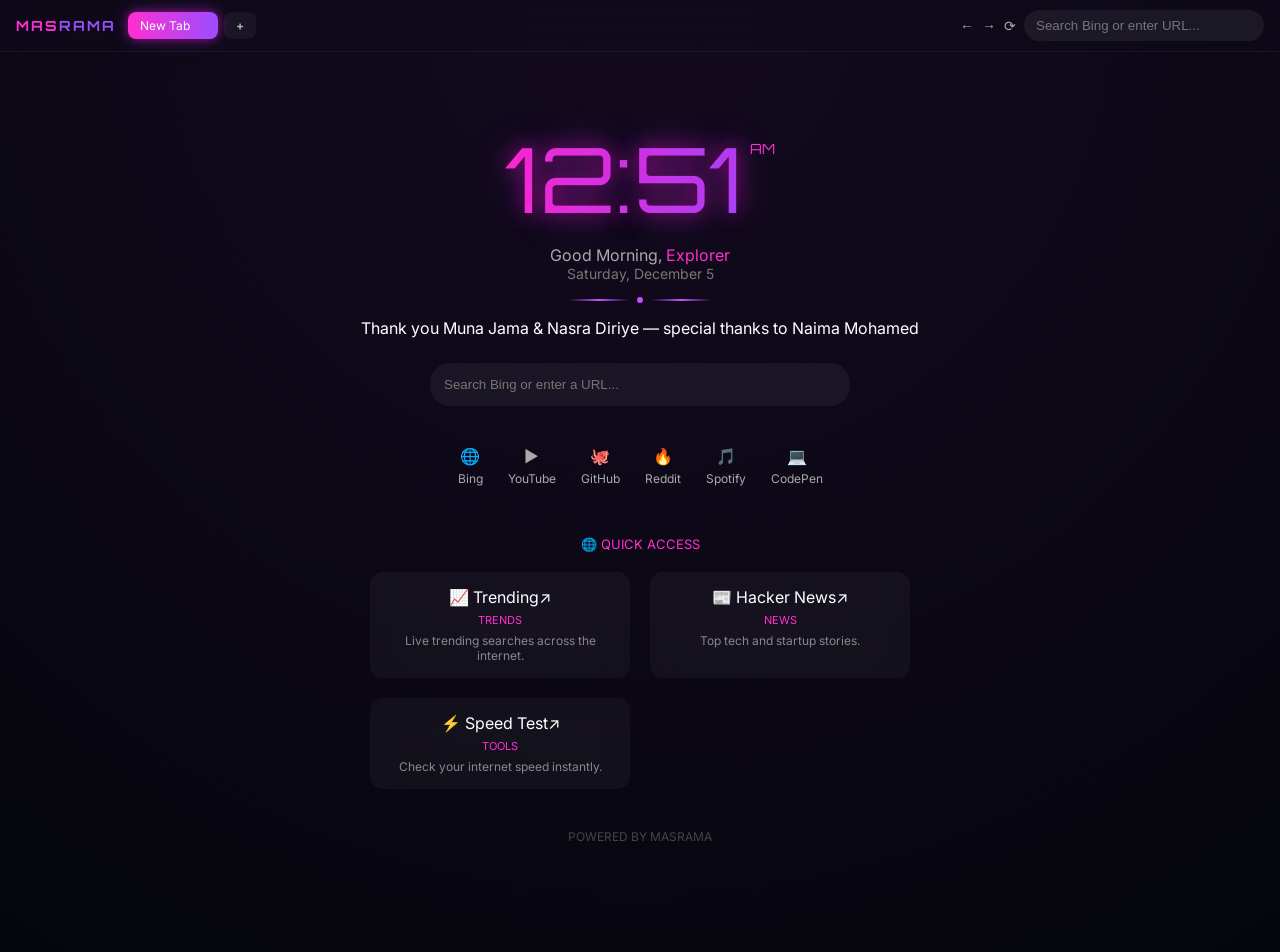
<file: index.html>
<!DOCTYPE html>
<html lang="en">
<head>
  <meta charset="UTF-8">
  <title>Masrama</title>
  <link rel="stylesheet" href="style.css">
  <link rel="icon" href="assets/logo.png">
  <link href="https://fonts.googleapis.com/css2?family=Orbitron:wght@400;700&family=Inter:wght@300;400;600&display=swap" rel="stylesheet">
</head>
<body>

<div class="app">

  <div class="topbar">
    <div class="logo" onclick="goHome()">MAS<span>RAMA</span></div>
    <div class="tabs" id="tabs"></div>
    <div class="nav">
      <button class="navBtn" onclick="history.back()">←</button>
      <button class="navBtn" onclick="history.forward()">→</button>
      <button class="navBtn" onclick="location.reload()">⟳</button>
      <input id="search" placeholder="Search Bing or enter URL..." onkeydown="if(event.key==='Enter') go('search')">
    </div>
  </div>
  
  <div id="browserView" class="browserView" style="display:none;">
    <iframe id="webFrame" 
            sandbox="allow-forms allow-scripts allow-same-origin allow-popups allow-presentation" 
            allow="autoplay; encrypted-media; fullscreen"
            src=""></iframe>
  </div>
  
  <div class="dashboard" id="dashboard">

    <div class="timeBlock">
      <div class="timeWrap">
        <div class="time" id="time"></div>
        <div class="ampm" id="ampm"></div>
      </div>
      <div class="greeting">Good Morning, <span>Explorer</span></div>
      <div class="date" id="date"></div>
      <div class="divider"><span></span><div class="dot"></div><span></span></div>
      <div class="thanks">Thank you Muna Jama & Nasra Diriye — special thanks to Naima Mohamed</div>
    </div>

    <div class="searchBox">
      <input id="centerSearch" placeholder="Search Bing or enter a URL..." onkeydown="if(event.key==='Enter') go('centerSearch')">
    </div>

    <div class="apps">
      <div class="appItem" onclick="loadSite('https://www.bing.com')">🌐<span>Bing</span></div>
      <div class="appItem" onclick="loadSite('https://www.youtube.com/embed')">▶<span>YouTube</span></div>
      <div class="appItem" onclick="loadSite('https://github.com')">🐙<span>GitHub</span></div>
      <div class="appItem" onclick="loadSite('https://www.reddit.com')">🔥<span>Reddit</span></div>
      <div class="appItem" onclick="loadSite('https://open.spotify.com/embed/playlist/37i9dQZF1DXcBWIGoYBM3M')">🎵<span>Spotify</span></div>
      <div class="appItem" onclick="loadSite('https://codepen.io')">💻<span>CodePen</span></div>
    </div>

    <div class="quick">
      <div class="quickTitle">🌐 QUICK ACCESS</div>
      <div class="cards">
        <div class="card" onclick="loadSite('https://www.bing.com/trending')">
          <div class="cardTop"><span>📈 Trending</span><span class="open">↗</span></div>
          <div class="tag">TRENDS</div>
          <p>Live trending searches across the internet.</p>
        </div>
        <div class="card" onclick="loadSite('https://news.ycombinator.com')">
          <div class="cardTop"><span>📰 Hacker News</span><span class="open">↗</span></div>
          <div class="tag">NEWS</div>
          <p>Top tech and startup stories.</p>
        </div>
        <div class="card" onclick="loadSite('https://www.speedtest.net')">
          <div class="cardTop"><span>⚡ Speed Test</span><span class="open">↗</span></div>
          <div class="tag">TOOLS</div>
          <p>Check your internet speed instantly.</p>
        </div>
      </div>
    </div>

    <div class="footer">POWERED BY MASRAMA</div>
  </div>

</div>

<script src="main.js"></script>
</body>
</html>
</file>
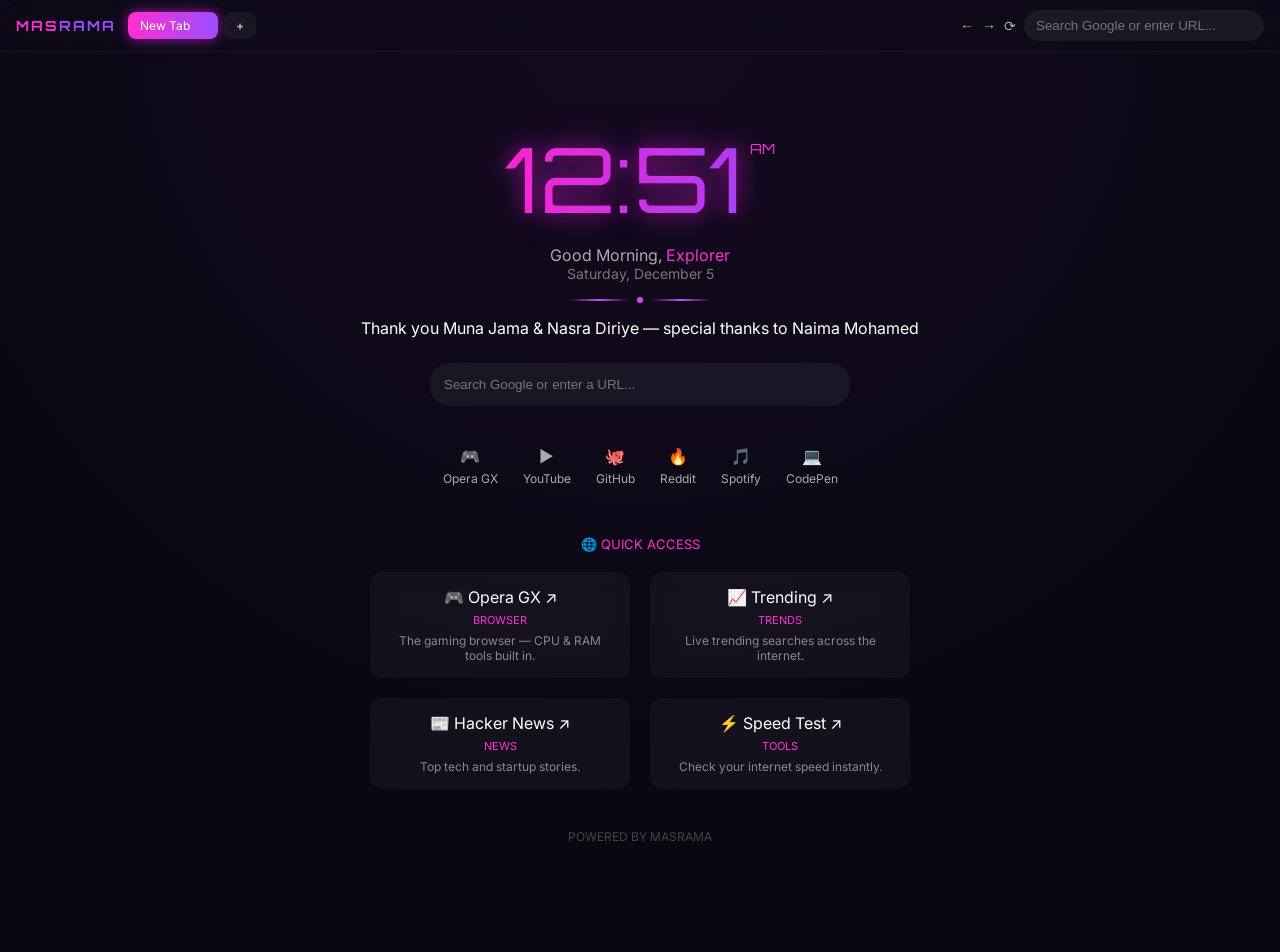
<file: index_backup.html>
<!DOCTYPE html>
<html>
<head>
  <title>Masrama</title>

  <link rel="stylesheet" href="style.css">
  <link rel="icon" href="assets/logo.png">

  <link href="https://fonts.googleapis.com/css2?family=Orbitron:wght@400;700&family=Inter:wght@300;400;600&display=swap" rel="stylesheet">
</head>

<body>

<div class="app">

  <!-- ✅ CLEAN TOP BAR -->
  <div class="topbar">

    <!-- LOGO (click = history) -->
    <div class="logo" onclick="toggleHistory()">
      MAS<span>RAMA</span>
    </div>

    <!-- TABS -->
    <div class="tabs" id="tabs"></div>

    <!-- NAV + SEARCH -->
    <div class="nav">

      <button class="navBtn">←</button>
      <button class="navBtn">→</button>
      <button class="navBtn">⟳</button>

      <input id="search" placeholder="Search Google or enter URL...">

    </div>

  </div>
  
<!-- REAL BROWSER VIEW -->
<div id="browserView" class="browserView" style="display:none;">
  <iframe id="webFrame"></iframe>
</div>
  
  <!-- DASHBOARD -->
  <div class="dashboard">

    <!-- TIME -->
    <div class="timeBlock">
     <div class="timeWrap">
  <div class="time" id="time"></div>
  <div class="ampm" id="ampm"></div>
</div>
      
      <div class="greeting">
        Good Morning, <span>Explorer</span>
      </div>

      <div class="date" id="date"></div>

      <div class="divider">
        <span></span>
        <div class="dot"></div>
        <span></span>
      </div>

      <div class="thanks">
        Thank you Muna Jama & Nasra Diriye — special thanks to Naima Mohamed
      </div>
    </div>

    <!-- CENTER SEARCH -->
    <div class="searchBox">
      <input placeholder="Search Google or enter a URL...">
    </div>

    <!-- APPS -->
    <div class="apps">
      <div class="appItem">🎮<span>Opera GX</span></div>
      <div class="appItem">▶<span>YouTube</span></div>
      <div class="appItem">🐙<span>GitHub</span></div>
      <div class="appItem">🔥<span>Reddit</span></div>
      <div class="appItem">🎵<span>Spotify</span></div>
      <div class="appItem">💻<span>CodePen</span></div>
    </div>

    <!-- QUICK ACCESS -->
    <div class="quick">
      <div class="quickTitle">🌐 QUICK ACCESS</div>

      <div class="cards">

        <div class="card">
          <div class="cardTop">
            <span>🎮 Opera GX</span>
            <span class="open">↗</span>
          </div>
          <div class="tag">BROWSER</div>
          <p>The gaming browser — CPU & RAM tools built in.</p>
        </div>

        <div class="card">
          <div class="cardTop">
            <span>📈 Trending</span>
            <span class="open">↗</span>
          </div>
          <div class="tag">TRENDS</div>
          <p>Live trending searches across the internet.</p>
        </div>

        <div class="card">
          <div class="cardTop">
            <span>📰 Hacker News</span>
            <span class="open">↗</span>
          </div>
          <div class="tag">NEWS</div>
          <p>Top tech and startup stories.</p>
        </div>

        <div class="card">
          <div class="cardTop">
            <span>⚡ Speed Test</span>
            <span class="open">↗</span>
          </div>
          <div class="tag">TOOLS</div>
          <p>Check your internet speed instantly.</p>
        </div>

      </div>
    </div>

    <div class="footer">POWERED BY MASRAMA</div>

  </div>

</div>

<script src="main.js"></script>
</body>
</html>
</file>
<file: style.css>
/* ================= RESET ================= */
* {
  margin: 0;
  padding: 0;
  box-sizing: border-box;
}

body {
  font-family: 'Inter', sans-serif;
  background: radial-gradient(circle at top, #140a1f, #05060d);
  color: #fff;
  overflow: hidden;
}

/* ================= TOP BAR ================= */
.topbar {
  display: flex;
  align-items: center;
  gap: 12px;

  padding: 10px 16px;
  background: rgba(15, 10, 25, 0.6);
  backdrop-filter: blur(14px);

  border-bottom: 1px solid rgba(255,255,255,0.05);
}

/* LOGO */
.logo {
  font-family: 'Orbitron', sans-serif;
  font-weight: 700;
  letter-spacing: 2px;
  font-size: 14px;
  cursor: pointer;
}

.logo { color: #ff2fd1; }
.logo span { color: #9b4dff; }

/* ================= TABS ================= */
.tabs {
  display: flex;
  gap: 6px;
  flex: 1;
}

.tab {
  position: relative;

  padding: 6px 12px;
  border-radius: 8px;

  background: rgba(255,255,255,0.05);
  color: #aaa;
  font-size: 12px;

  cursor: pointer;
  transition: 0.25s;
}

.tab:hover {
  color: #fff;
  background: rgba(255,255,255,0.1);
  transform: translateY(-1px);
}

/* GX ACTIVE TAB */
.tab.active {
  color: #fff;
  background: linear-gradient(90deg,#ff2fd1,#9b4dff);
  box-shadow:
    0 0 10px rgba(255,0,200,0.5),
    0 0 20px rgba(155,77,255,0.3);
}

/* CLOSE BUTTON */
.tabClose {
  margin-left: 6px;
  opacity: 0;
  font-size: 11px;
  cursor: pointer;
}

.tab:hover .tabClose {
  opacity: 1;
}

/* ADD TAB */
.tab.add {
  font-weight: bold;
}

/* ================= NAV ================= */
.nav {
  display: flex;
  align-items: center;
  gap: 8px;
}

/* NAV BUTTONS */
.navBtn {
  background: transparent;
  border: none;
  color: #aaa;
  cursor: pointer;
  font-size: 14px;
}

.navBtn:hover {
  color: #fff;
}

/* SEARCH BAR */
.nav input {
  width: 240px;
  padding: 8px 12px;

  border-radius: 20px;
  border: none;

  background: rgba(255,255,255,0.06);
  color: #fff;

  outline: none;
  transition: 0.3s;
}

.nav input:focus {
  box-shadow: 0 0 10px rgba(255,0,200,0.4);
}

/* ================= BROWSER VIEW ================= */
.browserView {
  position: fixed;
  top: 65px;
  left: 16px;
  right: 16px;
  bottom: 16px;

  border-radius: 14px;
  overflow: hidden;

  background: rgba(20,10,30,0.8);
  backdrop-filter: blur(16px);

  border: 1px solid rgba(255,255,255,0.08);

  box-shadow:
    0 0 25px rgba(255,0,200,0.15),
    inset 0 0 10px rgba(255,255,255,0.05);

  display: none;
}

#webFrame {
  width: 100%;
  height: 100%;
  border: none;
  background: #fff;
}

/* ================= DASHBOARD ================= */
.dashboard {
  text-align: center;
  padding-top: 70px;
  height: 100vh;
  overflow-y: auto;
}

/* ================= CLOCK ================= */
.timeWrap {
  display: flex;
  justify-content: center;
  align-items: flex-start;
  gap: 6px;
}

.time {
  font-family: 'Orbitron', sans-serif;
  font-size: 90px;

  background: linear-gradient(90deg,#ff2fd1,#9b4dff);
  -webkit-background-clip: text;
  -webkit-text-fill-color: transparent;

  text-shadow:
    0 0 20px rgba(255,0,200,0.6),
    0 0 40px rgba(155,77,255,0.4);
}

/* AM PM */
.ampm {
  font-family: 'Orbitron', sans-serif;
  font-size: 14px;
  color: #ff2fd1;
  margin-top: 18px;
}

/* TEXT */
.greeting {
  color: #aaa;
  margin-top: 10px;
}

.greeting span {
  color: #ff2fd1;
}

.date {
  color: #777;
  font-size: 14px;
}

/* DIVIDER */
.divider {
  display: flex;
  justify-content: center;
  align-items: center;
  gap: 8px;
  margin: 15px 0;
}

.divider span {
  width: 60px;
  height: 2px;
  background: linear-gradient(90deg,transparent,#c84dff,transparent);
}

.dot {
  width: 6px;
  height: 6px;
  background: #c84dff;
  border-radius: 50%;
}

/* ================= SEARCH ================= */
.searchBox input {
  margin-top: 25px;
  width: 420px;
  padding: 14px;

  border-radius: 20px;
  border: none;

  background: rgba(255,255,255,0.05);
  color: #fff;

  outline: none;
}

.searchBox input:focus {
  box-shadow: 0 0 12px rgba(255,0,200,0.4);
}

/* ================= APPS ================= */
.apps {
  margin-top: 40px;
  display: flex;
  justify-content: center;
  gap: 25px;
}

.appItem {
  text-align: center;
  color: #aaa;
  cursor: pointer;
  transition: 0.25s;
}

.appItem span {
  display: block;
  font-size: 12px;
  margin-top: 5px;
}

.appItem:hover {
  transform: translateY(-4px);
  color: #fff;
  text-shadow: 0 0 10px #ff2fd1;
}

/* ================= QUICK ================= */
.quick {
  margin-top: 50px;
}

.quickTitle {
  color: #ff2fd1;
  margin-bottom: 20px;
  font-size: 13px;
}

.cards {
  display: grid;
  grid-template-columns: repeat(2, 260px);
  gap: 20px;
  justify-content: center;
}

.card {
  padding: 15px;
  border-radius: 12px;

  background: rgba(255,255,255,0.04);
  backdrop-filter: blur(10px);

  transition: 0.3s;
  cursor: pointer;
}

.card:hover {
  transform: translateY(-5px) scale(1.02);
  box-shadow: 0 0 20px rgba(255,0,200,0.4);
}

.tag {
  font-size: 11px;
  color: #ff2fd1;
  margin: 6px 0;
}

.card p {
  font-size: 12px;
  color: #888;
}

/* ================= FOOTER ================= */
.footer {
  margin-top: 40px;
  color: #444;
  font-size: 12px;
}
</file>
